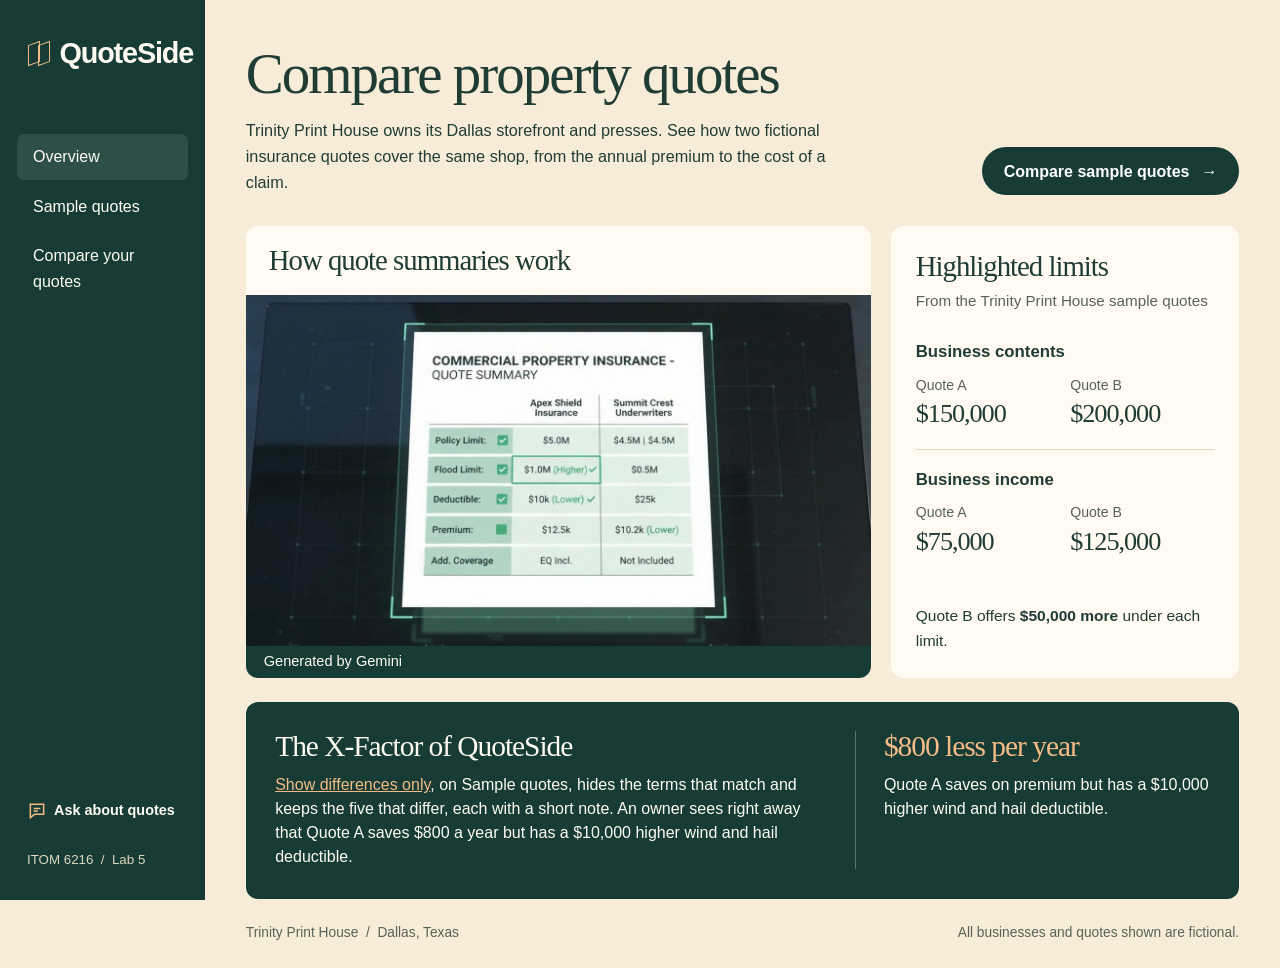
<file: index.html>
<!doctype html>
<html lang="en">
<head>
<meta charset="utf-8">
<meta name="viewport" content="width=device-width, initial-scale=1">
<meta name="description" content="Compare two fictional commercial property insurance quotes for a Dallas print shop.">
<title>QuoteSide — Commercial property quotes, side by side</title>
<link rel="icon" href="./assets/mark.svg" type="image/svg+xml">
<link rel="stylesheet" href="./assets/site.css?v=5">
<link rel="stylesheet" href="./assets/landing.css?v=5">
<script defer src="./assets/site.js"></script>
</head>
<body class="landing">
<a class="skip" href="#main">Skip to content</a>
<header class="rail">
  <a class="brand" href="./index.html?v=5" aria-label="QuoteSide home"><span class="paper-mark" aria-hidden="true"></span>QuoteSide</a>
  <nav aria-label="Main">
    <a href="./index.html?v=5" aria-current="page">Overview</a>
    <a href="./compare.html?v=5">Sample quotes</a>
    <a href="./your-quotes.html?v=5">Compare your quotes</a>
  </nav>
  <small>ITOM 6216 &nbsp;/&nbsp; Lab 5</small>
</header>
<main id="main" class="workspace">
  <section class="intro" aria-labelledby="intro-title">
    <h1 id="intro-title">Compare property quotes</h1>
    <p>Trinity Print House owns its Dallas storefront and presses. See how two fictional insurance quotes cover the same shop, from the annual premium to the cost of a claim.</p>
    <a class="button primary" href="./compare.html?v=5">Compare sample quotes <span aria-hidden="true">→</span></a>
  </section>
  <figure class="scan-grid">
    <div class="scan-card">
      <h2>How quote summaries work</h2>
      <video id="demo-video" poster="./assets/demo-poster.jpg?v=0c2d71ed" width="1280" height="720" autoplay loop muted playsinline aria-label="Two illustrative commercial property quotes from Apex Shield and Summit Crest turn into a table comparing policy limits, flood limits, deductibles, premiums, and additional coverage.">
        <source src="./assets/quote-demo.mp4?v=0c2d71ed" type="video/mp4">
        <a href="./assets/quote-demo.mp4?v=0c2d71ed">Download the quote summary video</a>
      </video>
      <div class="playbar"><span>Generated by Gemini</span><button class="quiet" id="video-control" type="button" hidden>Pause video</button></div>
    </div>
    <figcaption class="limit-card">
      <h2>Highlighted limits</h2>
      <p>From the Trinity Print House sample quotes</p>
      <h3>Business contents</h3>
      <dl><div><dt>Quote A</dt><dd>$150,000</dd></div><div><dt>Quote B</dt><dd>$200,000</dd></div></dl>
      <h3>Business income</h3>
      <dl><div><dt>Quote A</dt><dd>$75,000</dd></div><div><dt>Quote B</dt><dd>$125,000</dd></div></dl>
      <p class="limit-note">Quote B offers <strong>$50,000 more</strong> under each limit.</p>
    </figcaption>
  </figure>
  <section class="trade-offs" aria-labelledby="trade-title">
    <div><h2 id="trade-title">The X-Factor of QuoteSide</h2>
      <p><a href="./compare.html?v=5#quote-table">Show differences only</a>, on Sample quotes, hides the terms that match and keeps the five that differ, each with a short note. An owner sees right away that Quote A saves $800 a year but has a $10,000 higher wind and hail deductible.</p>
    </div>
    <div class="cost-note"><strong>$800 less per year</strong><p>Quote A saves on premium but has a $10,000 higher wind and hail deductible.</p></div>
  </section>
  <footer class="case-footer"><span>Trinity Print House &nbsp;/&nbsp; Dallas, Texas</span><span>All businesses and quotes shown are fictional.</span></footer>
</main>
<div id="quote-chat"></div>
</body>
</html>
</file>
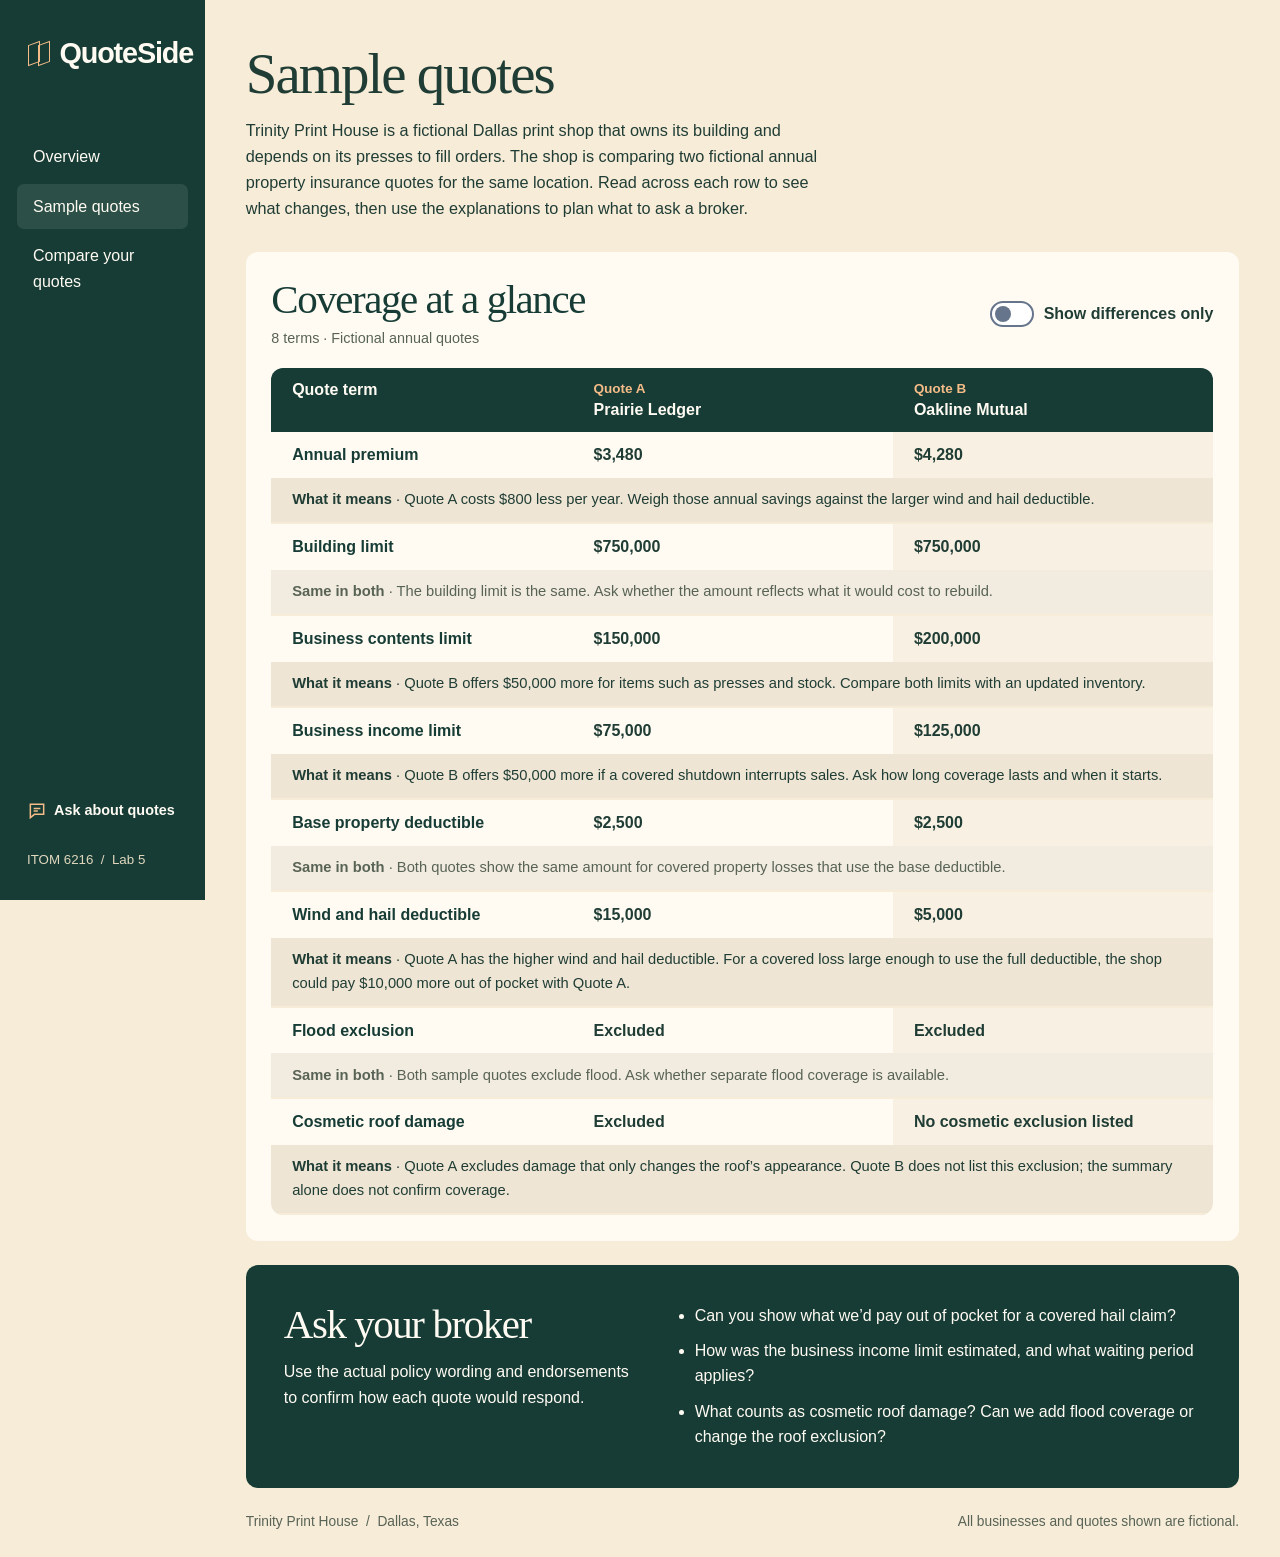
<file: compare.html>
<!doctype html>
<html lang="en">
<head>
<meta charset="utf-8">
<meta name="viewport" content="width=device-width, initial-scale=1">
<meta name="description" content="Compare premiums, coverage limits, deductibles, and exclusions for two fictional Dallas print shop quotes.">
<title>Compare sample quotes — QuoteSide</title>
<link rel="icon" href="./assets/mark.svg" type="image/svg+xml">
<link rel="stylesheet" href="./assets/site.css?v=5">
<link rel="stylesheet" href="./assets/landing.css?v=5">
<script defer src="./assets/site.js"></script>
</head>
<body class="landing samples">
<a class="skip" href="#main">Skip to content</a>
<header class="rail">
  <a class="brand" href="./index.html?v=5" aria-label="QuoteSide home"><span class="paper-mark" aria-hidden="true"></span>QuoteSide</a>
  <nav aria-label="Main">
    <a href="./index.html?v=5">Overview</a>
    <a href="./compare.html?v=5" aria-current="page">Sample quotes</a>
    <a href="./your-quotes.html?v=5">Compare your quotes</a>
  </nav>
  <small>ITOM 6216 &nbsp;/&nbsp; Lab 5</small>
</header>
<main id="main" class="workspace">
  <section class="intro" aria-labelledby="compare-title">
    <h1 id="compare-title">Sample quotes</h1>
    <p>Trinity Print House is a fictional Dallas print shop that owns its building and depends on its presses to fill orders. The shop is comparing two fictional annual property insurance quotes for the same location. Read across each row to see what changes, then use the explanations to plan what to ask a broker.</p>
  </section>
  <section class="comparison" id="quote-table" aria-labelledby="table-title">
    <div class="table-tools">
      <div><h2 id="table-title">Coverage at a glance</h2><p id="row-status" role="status">Fictional quotes · annual terms</p></div>
      <label class="toggle" hidden><input id="diff-toggle" type="checkbox" role="switch"><span>Show differences only</span></label>
    </div>
    <table class="quote-table" hidden>
      <caption class="visually-hidden">Fictional insurance terms for Trinity Print House</caption>
      <colgroup><col class="term-col"><col class="value-col"><col class="value-col"></colgroup>
      <thead><tr><th scope="col">Quote term</th><th scope="col"><span>Quote A</span>Prairie Ledger</th><th scope="col"><span>Quote B</span>Oakline Mutual</th></tr></thead>
      <tbody id="quote-rows"></tbody>
    </table>
    <noscript><p>Enable JavaScript to view and filter the sample quotes.</p></noscript>
  </section>
  <section class="broker guide" aria-labelledby="broker-title">
    <div class="broker-inner">
      <div><h2 id="broker-title">Ask your broker</h2><p>Use the actual policy wording and endorsements to confirm how each quote would respond.</p></div>
      <ul>
        <li>Can you show what we’d pay out of pocket for a covered hail claim?</li>
        <li>How was the business income limit estimated, and what waiting period applies?</li>
        <li>What counts as cosmetic roof damage? Can we add flood coverage or change the roof exclusion?</li>
      </ul>
    </div>
  </section>
  <footer class="case-footer"><span>Trinity Print House &nbsp;/&nbsp; Dallas, Texas</span><span>All businesses and quotes shown are fictional.</span></footer>
</main>
<div id="quote-chat"></div>
</body>
</html>
</file>
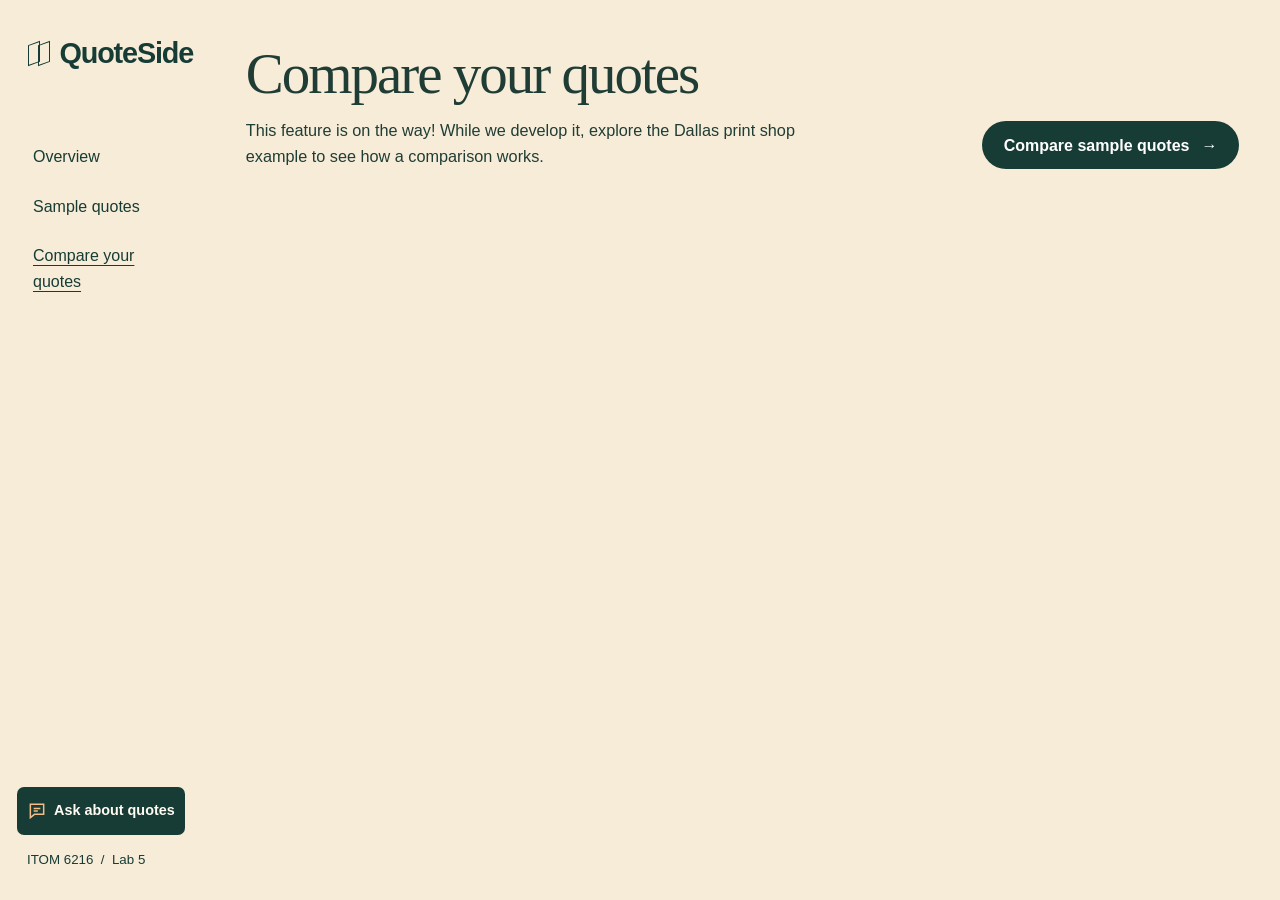
<file: your-quotes.html>
<!doctype html>
<html lang="en">
<head>
<meta charset="utf-8">
<meta name="viewport" content="width=device-width, initial-scale=1">
<meta name="description" content="Personal quote comparison is in development. Explore the sample quotes in the meantime.">
<title>Compare your quotes — QuoteSide</title>
<link rel="icon" href="./assets/mark.svg" type="image/svg+xml">
<link rel="stylesheet" href="./assets/site.css?v=5">
<link rel="stylesheet" href="./assets/landing.css?v=5">
<style>
  .personal-quotes { min-height: 100vh; min-height: 100dvh; }
  .personal-quotes .rail { background: var(--cream); color: var(--forest); }
  .personal-quotes .paper-mark, .personal-quotes .rail small { color: var(--forest); }
  .personal-quotes .rail nav a[aria-current], .personal-quotes .rail nav a:hover {
    background: transparent;
    text-decoration: underline;
    text-underline-offset: .25em;
  }
</style>
<script defer src="./assets/site.js"></script>
</head>
<body class="landing personal-quotes">
<a class="skip" href="#main">Skip to content</a>
<header class="rail">
  <a class="brand" href="./index.html?v=5" aria-label="QuoteSide home"><span class="paper-mark" aria-hidden="true"></span>QuoteSide</a>
  <nav aria-label="Main">
    <a href="./index.html?v=5">Overview</a>
    <a href="./compare.html?v=5">Sample quotes</a>
    <a href="./your-quotes.html?v=5" aria-current="page">Compare your quotes</a>
  </nav>
  <small>ITOM 6216 &nbsp;/&nbsp; Lab 5</small>
</header>
<main id="main" class="workspace">
  <section class="intro" aria-labelledby="your-title">
    <h1 id="your-title">Compare your quotes</h1>
    <p>This feature is on the way! While we develop it, explore the Dallas print shop example to see how a comparison works.</p>
    <a class="button primary" href="./compare.html?v=5">Compare sample quotes <span aria-hidden="true">→</span></a>
  </section>
</main>
<div id="quote-chat"></div>
</body>
</html>
</file>
<file: assets/site.css>
:root {
  --ink: #15284a;
  --muted: #465671;
  --paper: #f8f9f6;
  --white: #fff;
  --mist: #eaf0f5;
  --rule: #d7e0e8;
  --navy: #142d61;
  --mint: #c1e7ce;
  --radius: 7px;
  --width: 1180px;
  color-scheme: light;
  font-family: -apple-system, BlinkMacSystemFont, "Segoe UI", sans-serif;
  color: var(--ink);
  background: var(--paper);
  line-height: 1.6;
}
* { box-sizing: border-box; }
body { margin: 0; }
[hidden] { display: none !important; }
a { color: inherit; }
button, input { font: inherit; }
button { cursor: pointer; }
:focus-visible { outline: 3px solid #376ac1; outline-offset: 4px; }
::selection { background: var(--mint); color: var(--ink); }
h1, h2, p, figure { margin: 0; }
h1, h2 { line-height: 1.05; letter-spacing: -.044em; }
h1 { font-size: clamp(2.45rem, 4.7vw, 4.5rem); }
h2 { font-size: clamp(1.7rem, 3.2vw, 2.8rem); }
.wrap { width: min(var(--width), 100% - clamp(32px, 8vw, 116px)); margin-inline: auto; }
.skip { position: absolute; left: 1rem; top: -100px; z-index: 10; color: var(--white); background: var(--navy); padding: .55rem 1rem; }
.skip:focus { top: 1rem; }
.visually-hidden { position: absolute; width: 1px; height: 1px; overflow: hidden; clip-path: inset(50%); white-space: nowrap; }
.top { display: flex; align-items: center; justify-content: space-between; gap: 1rem; min-height: 82px; }
.brand { display: inline-flex; align-items: center; gap: .53rem; font-size: 1.32rem; font-weight: 750; letter-spacing: -.04em; text-decoration: none; }
.top nav { display: flex; align-items: center; gap: clamp(.7rem, 3vw, 2.2rem); font-size: .94rem; font-weight: 650; }
.top nav a { text-decoration: none; padding-block: .5rem; }
.top nav a:hover, .top nav a[aria-current] { text-decoration: underline; text-decoration-thickness: 2px; text-underline-offset: 6px; }
.hero { min-height: 520px; padding-block: clamp(2rem, 6vw, 6rem); display: grid; grid-template-columns: minmax(0, .85fr) minmax(0, 1.15fr); align-items: center; gap: clamp(1.75rem, 5vw, 5rem); }
.hero-copy p { max-width: 40ch; margin-block: 1.35rem 1.7rem; font-size: clamp(1.07rem, 1.65vw, 1.25rem); }
.button { display: inline-flex; align-items: center; justify-content: center; gap: .75rem; min-height: 48px; padding: .65rem 1.1rem; border: 0; border-radius: var(--radius); font-weight: 700; text-decoration: none; }
.primary, .chat-launch { background: var(--navy); color: var(--white); }
.primary:hover, .chat-launch:hover { background: #234780; }
.film { overflow: hidden; background: var(--navy); color: var(--white); border-radius: var(--radius); }
.film video { display: block; width: 100%; height: auto; aspect-ratio: 16 / 9; object-fit: contain; background: var(--navy); }
.film figcaption { display: flex; flex-wrap: wrap; justify-content: space-between; align-items: center; gap: .15rem .7rem; min-height: 55px; padding: .25rem .9rem; color: #edf3fb; background: #0d224c; font-size: .875rem; }
.scan-caption { display: grid; gap: .05rem; padding-block: .25rem; }
.quiet { border: 0; color: inherit; background: none; padding: .45rem .3rem; min-height: 40px; font-weight: 650; }
.quiet:hover { text-decoration: underline; }
.film .quiet { color: var(--mint); }
.sample { background: var(--mist); }
.sample-inner, .broker-inner { display: grid; grid-template-columns: 1fr .92fr; align-items: center; gap: 2.5rem; padding-block: clamp(2.25rem, 6vw, 5.5rem); }
.sample-inner p:not(.detail-label), .broker-inner p { margin-block: .85rem 1.05rem; max-width: 54ch; }
.text-link { font-weight: 700; text-underline-offset: 4px; }
.sample-detail { background: var(--white); border-radius: var(--radius); padding: 1.1rem 1.35rem; }
.detail-label { font-size: .94rem; color: var(--muted); margin-bottom: .5rem; }
.sample-detail div { display: flex; flex-wrap: wrap; align-items: baseline; gap: 0 .65rem; padding-block: .2rem; }
.sample-detail strong { font-size: clamp(1.55rem, 3vw, 2.2rem); letter-spacing: -.045em; font-variant-numeric: tabular-nums; }
.x-factor { padding-block: clamp(2.25rem, 6vw, 5rem); }
.x-factor p { max-width: 64ch; margin-top: .8rem; }
footer { background: var(--navy); color: var(--white); }
.footer-inner { display: flex; flex-wrap: wrap; align-items: baseline; gap: .35rem 1.2rem; padding-block: 1.4rem 6rem; }
.footer-inner p { color: #dce7f5; font-size: .93rem; }
.compare-intro { padding-block: clamp(2rem, 5vw, 4.75rem) 2.55rem; }
.compare-intro h1 { font-size: clamp(2.55rem, 5.7vw, 4.85rem); }
.compare-intro p { max-width: 72ch; margin-top: .95rem; font-size: clamp(1rem, 2vw, 1.16rem); }
.comparison { padding-bottom: clamp(2rem, 6vw, 5rem); scroll-margin-top: 1rem; }
.table-tools { display: flex; flex-wrap: wrap; gap: .7rem 1.4rem; align-items: center; justify-content: space-between; margin-bottom: 1.15rem; }
.table-tools p { color: var(--muted); font-size: .9rem; margin-top: .35rem; }
.toggle { display: inline-flex; gap: .6rem; align-items: center; cursor: pointer; padding: .3rem 0; min-height: 44px; font-weight: 700; }
.toggle input { appearance: none; margin: 0; width: 44px; height: 26px; border-radius: 99px; border: 2px solid #66758b; background: var(--white); display: inline-grid; align-items: center; cursor: pointer; }
.toggle input::before { content: ""; width: 16px; height: 16px; margin-left: 3px; border-radius: 50%; background: #66758b; transition: transform .18s ease; }
.toggle input:checked { background: var(--navy); border-color: var(--navy); }
.toggle input:checked::before { background: var(--white); transform: translateX(18px); }
.quote-table { width: 100%; table-layout: fixed; border-spacing: 0; background: var(--white); border-radius: var(--radius); overflow: hidden; font-variant-numeric: tabular-nums; }
.term-col { width: 32%; }
.value-col { width: 34%; }
.quote-table th, .quote-table td { text-align: left; vertical-align: top; padding: .75rem clamp(.55rem, 2vw, 1.3rem); overflow-wrap: anywhere; }
.quote-table thead { background: var(--navy); color: var(--white); line-height: 1.28; }
.quote-table thead span { display: block; color: var(--mint); font-size: .84rem; font-weight: 650; margin-bottom: .18rem; }
.quote-table tbody tr:not(.note) > * { font-weight: 690; line-height: 1.35; }
.quote-table tbody td:nth-child(3) { background: #f1f5f9; }
.quote-table tbody tr.note td { background: #ebf2f7; padding-block: .65rem; border-bottom: 2px solid var(--paper); font-size: .92rem; }
.quote-table tbody tr.note.same td { background: #f3f5f5; color: var(--muted); }
.broker { background: var(--mist); }
.broker-inner { grid-template-columns: .8fr 1.2fr; align-items: start; }
.broker-inner ul { margin: 0; padding-left: 1.25rem; }
.broker-inner li + li { margin-top: .6rem; }
#quote-chat { position: fixed; z-index: 3; right: max(1rem, env(safe-area-inset-right)); bottom: max(1rem, env(safe-area-inset-bottom)); }
.chat-launch { border: 2px solid var(--white); min-height: 48px; }
.chat-panel { position: absolute; right: 0; bottom: calc(100% + .55rem); width: min(410px, 100vw - 2rem); max-height: min(540px, 100dvh - 6rem); display: flex; flex-direction: column; overflow: hidden; background: var(--white); border-radius: var(--radius); box-shadow: 0 12px 38px #15284a40; /* taste-skill-ignore: chat overlay */ }
.chat-top { display: flex; justify-content: space-between; align-items: center; gap: .5rem; background: var(--navy); color: var(--white); padding: .3rem .95rem; }
.chat-top h2 { font-size: 1.22rem; letter-spacing: -.025em; }
.close-chat { font-size: 1.55rem; min-width: 44px; }
.chat-stream { min-height: 0; overflow-y: auto; overscroll-behavior: contain; padding: .8rem; min-width: 0; }
.chat-stream p { border-radius: var(--radius); margin-bottom: .55rem; padding: .5rem .7rem; overflow-wrap: anywhere; font-size: .95rem; line-height: 1.47; }
.chat-stream p:last-child { margin: 0; }
.chat-stream strong, .chat-stream span { display: block; }
.chat-stream strong { font-size: .83rem; margin-bottom: .16rem; }
.chat-stream span { white-space: pre-line; }
.assistant { background: var(--mist); }
.visitor { background: #dbf1e3; margin-left: 1.25rem; }
.suggestions { display: grid; gap: .34rem; padding: .15rem .8rem .6rem; }
.suggestion { border: 0; background: #edf3f9; color: var(--ink); border-radius: var(--radius); min-height: 44px; padding: .35rem .6rem; text-align: left; font-size: .88rem; line-height: 1.28; }
.suggestion:hover { background: #dce8f5; }
.chat-form { display: grid; grid-template-columns: minmax(0, 1fr) auto; gap: .45rem; padding: 0 .8rem .8rem; }
.chat-form input { width: 100%; min-height: 44px; padding: .4rem .6rem; border: 1px solid #66758b; border-radius: var(--radius); color: var(--ink); background: var(--white); }
.chat-form button { min-height: 44px; padding: .4rem .75rem; }
@media (max-width: 820px) {
  .hero { min-height: auto; grid-template-columns: 1fr; gap: 1.5rem; }
  .hero-copy p { max-width: 61ch; }
  .sample-inner, .broker-inner { gap: 1.25rem; }
}
@media (max-width: 560px) {
  .top { min-height: 65px; gap: .5rem; }
  .brand { font-size: 1.16rem; }
  .brand img { width: 29px; height: 29px; }
  .top nav { font-size: .84rem; }
  .top nav span { display: none; }
  .sample-inner, .broker-inner { grid-template-columns: 1fr; }
  .quote-table td, .quote-table th { font-size: .88rem; }
  .quote-table tbody tr.note td { font-size: .88rem; }
}
@media (prefers-reduced-motion: reduce) { *, *::before, *::after { transition: none !important; } }
</file>
<file: assets/landing.css>
.landing {
  --forest: #163c35;
  --cream: #f7ecd8;
  --card: #fffbf3;
  --apricot: #f5bc87;
  --ink: #203d35;
  --muted: #586356;
  --mist: #f1eadb;
  --navy: var(--forest);
  --rail: clamp(174px, 16vw, 236px);
  color: var(--ink);
  background: var(--cream);
}
.landing h1, .workspace h2, .cost-note strong {
  font-family: Georgia, 'Times New Roman', serif;
  font-weight: 400;
  letter-spacing: -.035em;
}
.landing :focus-visible { outline-color: #bd6537; }
.rail {
  position: fixed; inset: 0 auto 0 0; width: var(--rail);
  display: flex; flex-direction: column; padding: 30px 17px;
  background: var(--forest); color: var(--card);
}
.rail .brand { align-self: flex-start; margin-left: 10px; font-size: 1.8rem; }
.paper-mark { position: relative; display: inline-block; width: 24px; height: 28px; color: var(--apricot); }
.paper-mark::before, .paper-mark::after {
  content: ''; position: absolute; top: 4px; left: 1px; width: 10px; height: 19px;
  border: 1.6px solid currentColor; transform: skewY(-20deg);
}
.paper-mark::after { left: 11px; }
.rail nav { display: grid; gap: 4px; margin-top: 58px; }
.rail nav a { padding: 10px 16px; border-radius: 7px; text-decoration: none; }
.rail nav a[aria-current], .rail nav a:hover { background: #2c5047; }
.rail small { margin: auto 10px 0; color: #e1d7be; }
.workspace {
  max-width: 1530px; margin-left: var(--rail);
  padding: clamp(29px, 3.4vw, 55px) clamp(22px, 3.2vw, 54px) 24px;
}
.intro { display: grid; grid-template-columns: minmax(0,1fr) auto; align-items: end; gap: 14px 24px; margin-bottom: 31px; }
.intro h1 { grid-column: 1/-1; font-size: clamp(2.7rem,4.45vw,4.6rem); }
.intro p { max-width: 66ch; font-size: clamp(1rem,1.27vw,1.18rem); }
.landing .primary { border-radius: 40px; padding-inline: 1.35rem; }
.landing .primary:hover, .landing .chat-launch:hover { background: #295247; }
.scan-grid { display: grid; grid-template-columns: minmax(0,1.8fr) minmax(285px,1fr); gap: 20px; align-items: stretch; }
.scan-card, .limit-card { background: var(--card); border-radius: 12px; overflow: hidden; }
.scan-card { display: flex; flex-direction: column; }
.scan-card h2, .limit-card h2 { font-size: clamp(1.65rem,2.25vw,2.25rem); }
.scan-card h2 { padding: 19px 23px; }
.scan-card video { display: block; width: 100%; height: auto; aspect-ratio: 16/9; background: #101f2d; }
.playbar { flex: 1; background: var(--forest); color: var(--card); display: flex; align-items: center; justify-content: space-between; gap: 12px; padding: 4px 18px; font-size: .91rem; }
.playbar button { color: var(--apricot); }
.limit-card { padding: clamp(18px,1.9vw,31px); display: flex; flex-direction: column; }
.limit-card > p:first-of-type { margin-top: 8px; color: var(--muted); font-size: .95rem; }
.limit-card h3 { margin: clamp(18px,2vw,35px) 0 8px; font-size: 1.05rem; }
.limit-card dl { display: grid; grid-template-columns: 1fr 1fr; margin: 0; gap: 10px; }
.limit-card dt { color: var(--muted); font-size: .88rem; }
.limit-card dd { margin: 0; font: 500 clamp(1.4rem,2.05vw,2.25rem)/1.35 Georgia,serif; letter-spacing: -.04em; font-variant-numeric: tabular-nums; }
.limit-card dl + h3 { padding-top: 17px; margin-top: 17px; border-top: 1px solid #e4d9c3; }
.limit-note { padding-top: 18px; margin-top: auto; font-size: .97rem; }
.trade-offs { margin-top: 24px; display: grid; grid-template-columns: 1.55fr 1fr; gap: 30px; padding: clamp(24px,2.3vw,38px); background: var(--forest); color: var(--card); border-radius: 12px; }
.trade-offs h2, .cost-note strong { font-size: clamp(1.55rem,2.3vw,2.4rem); }
.trade-offs p { margin-top: 11px; max-width: 60ch; line-height: 1.5; }
.cost-note { border-left: 1px solid #597568; padding-left: 28px; }
.cost-note strong { display: block; color: var(--apricot); line-height: 1.05; }
.case-footer { background: transparent; color: var(--muted); font-size: .86rem; padding-top: 23px; display: flex; justify-content: space-between; flex-wrap: wrap; gap: 6px 18px; }
.landing .suggestion { background: #f4eee2; color: var(--forest); }
.landing .suggestion:hover { background: #ece2d0; }
@media(min-width: 881px) {
  .landing #quote-chat { left: 17px; right: auto; bottom: 65px; }
  .landing .chat-launch { border: 0; padding-inline: 10px; color: var(--card); gap: 7px; font-size: .9rem; }
  .landing .chat-launch svg { color: var(--apricot); }
  .landing .chat-panel { left: 0; right: auto; }
}
@media(max-width: 1050px) {
  .intro { grid-template-columns: 1fr; }
  .intro .button { justify-self: start; }
}
@media(max-width: 880px) {
  .rail { position: static; width: auto; flex-direction: row; align-items: center; justify-content: space-between; padding: 12px 20px; gap: 12px; }
  .rail .brand { margin: 0; align-self: center; font-size: 1.45rem; }
  .rail nav { display: flex; margin: 0; }
  .rail nav a { padding: 7px 9px; font-size: .94rem; }
  .rail small { display: none; }
  .workspace { margin: 0; padding-bottom: 88px; }
  .scan-grid { grid-template-columns: minmax(0,1.5fr) minmax(245px,1fr); gap: 14px; }
  .scan-card { align-self: start; }
}
@media(max-width: 700px) {
  .scan-grid, .trade-offs { grid-template-columns: 1fr; }
  .limit-card { padding: 22px; }
  .limit-card dd { font-size: 1.85rem; }
  .trade-offs { gap: 20px; }
  .cost-note { padding: 18px 0 0; border-left: 0; border-top: 1px solid #597568; }
}
@media(max-width: 420px) {
  .rail { padding-inline: 12px; gap: 5px; }
  .rail nav a { font-size: .84rem; padding-inline: 6px; }
  .workspace { padding-inline: 16px; }
}

.workspace .comparison { padding-bottom: 24px; }
.workspace .quote-table { background: var(--card); border-radius: 12px; }
.workspace .quote-table thead span { color: var(--apricot); }
.workspace .quote-table tbody td:nth-child(3) { background: #f8f1e3; }
.workspace .quote-table tbody tr.note td { background: #eee5d4; border-color: var(--cream); }
.workspace .quote-table tbody tr.note.same td { background: #f1ecdf; }
.workspace .guide { background: var(--forest); color: var(--card); border-radius: 12px; }
.guide .broker-inner { padding: clamp(24px, 3vw, 38px); }
@media (max-width: 600px) {
  .rail { flex-direction: column; align-items: flex-start; gap: 8px; }
  .rail .brand { align-self: flex-start; }
  .rail nav { flex-wrap: wrap; }
}

.samples .comparison {
  background: var(--card);
  border-radius: 12px;
  padding: clamp(12px, 2vw, 28px);
  margin-bottom: 24px;
}
.samples .table-tools h2 { color: var(--forest); }
.samples .quote-table thead { background: var(--forest); color: var(--card); }
.samples .quote-table tbody th { color: var(--forest); }
.samples .toggle input:checked { border-color: var(--forest); background: var(--forest); }
.samples .toggle input:checked::before { background: var(--apricot); }
@media (max-width: 600px) {
  .samples .comparison { padding: 16px 0 0; }
  .samples .table-tools { padding-inline: 12px; }
}

.trade-offs a { color: var(--apricot); text-decoration: underline; }

@media (min-width: 881px) and (max-width: 1200px) {
  .rail .brand { margin-left: 0; font-size: 1.45rem; }
  .landing #quote-chat { bottom: 82px; }
}
@media (max-width: 880px) {
  .playbar button { order: -1; }
}
@media (max-width: 600px) {
  .landing .chat-launch {
    width: 52px; height: 52px; padding: 0; gap: 0;
    border-radius: 50%; font-size: 0;
  }
}
</file>
